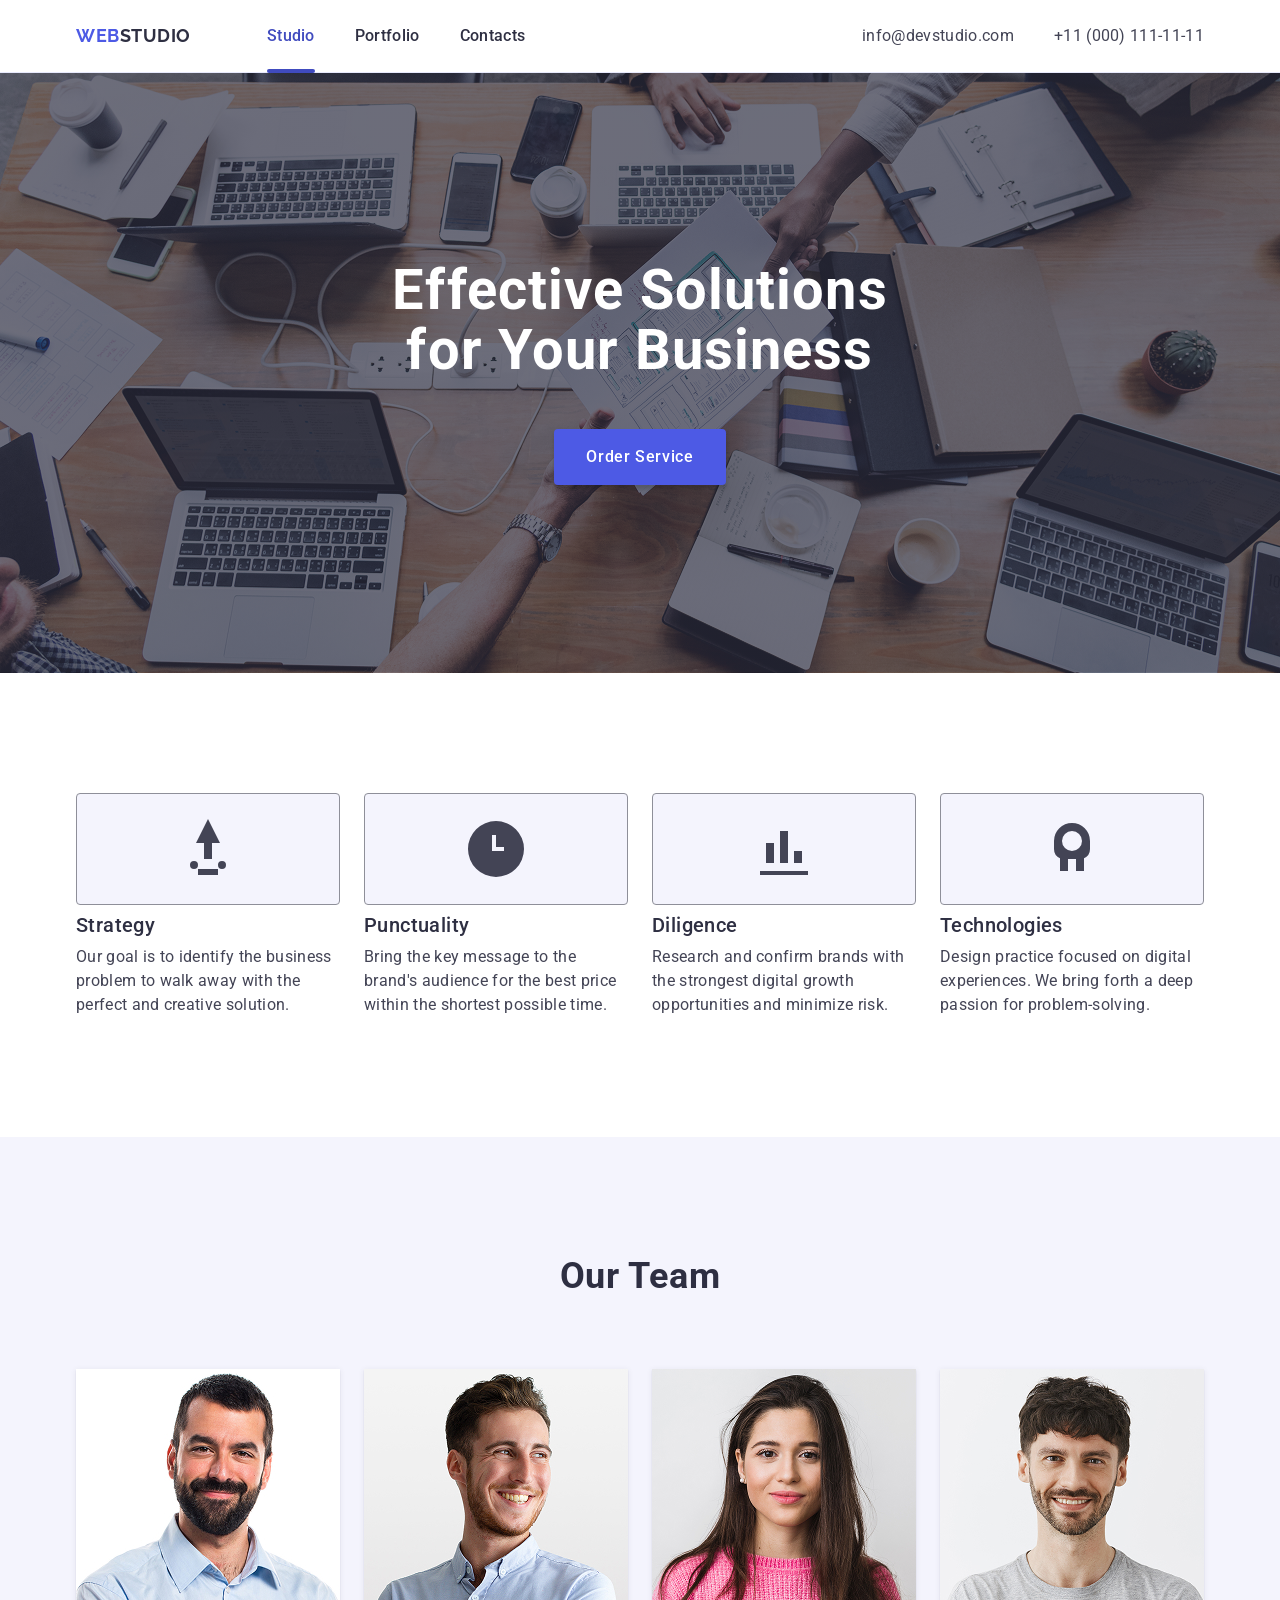
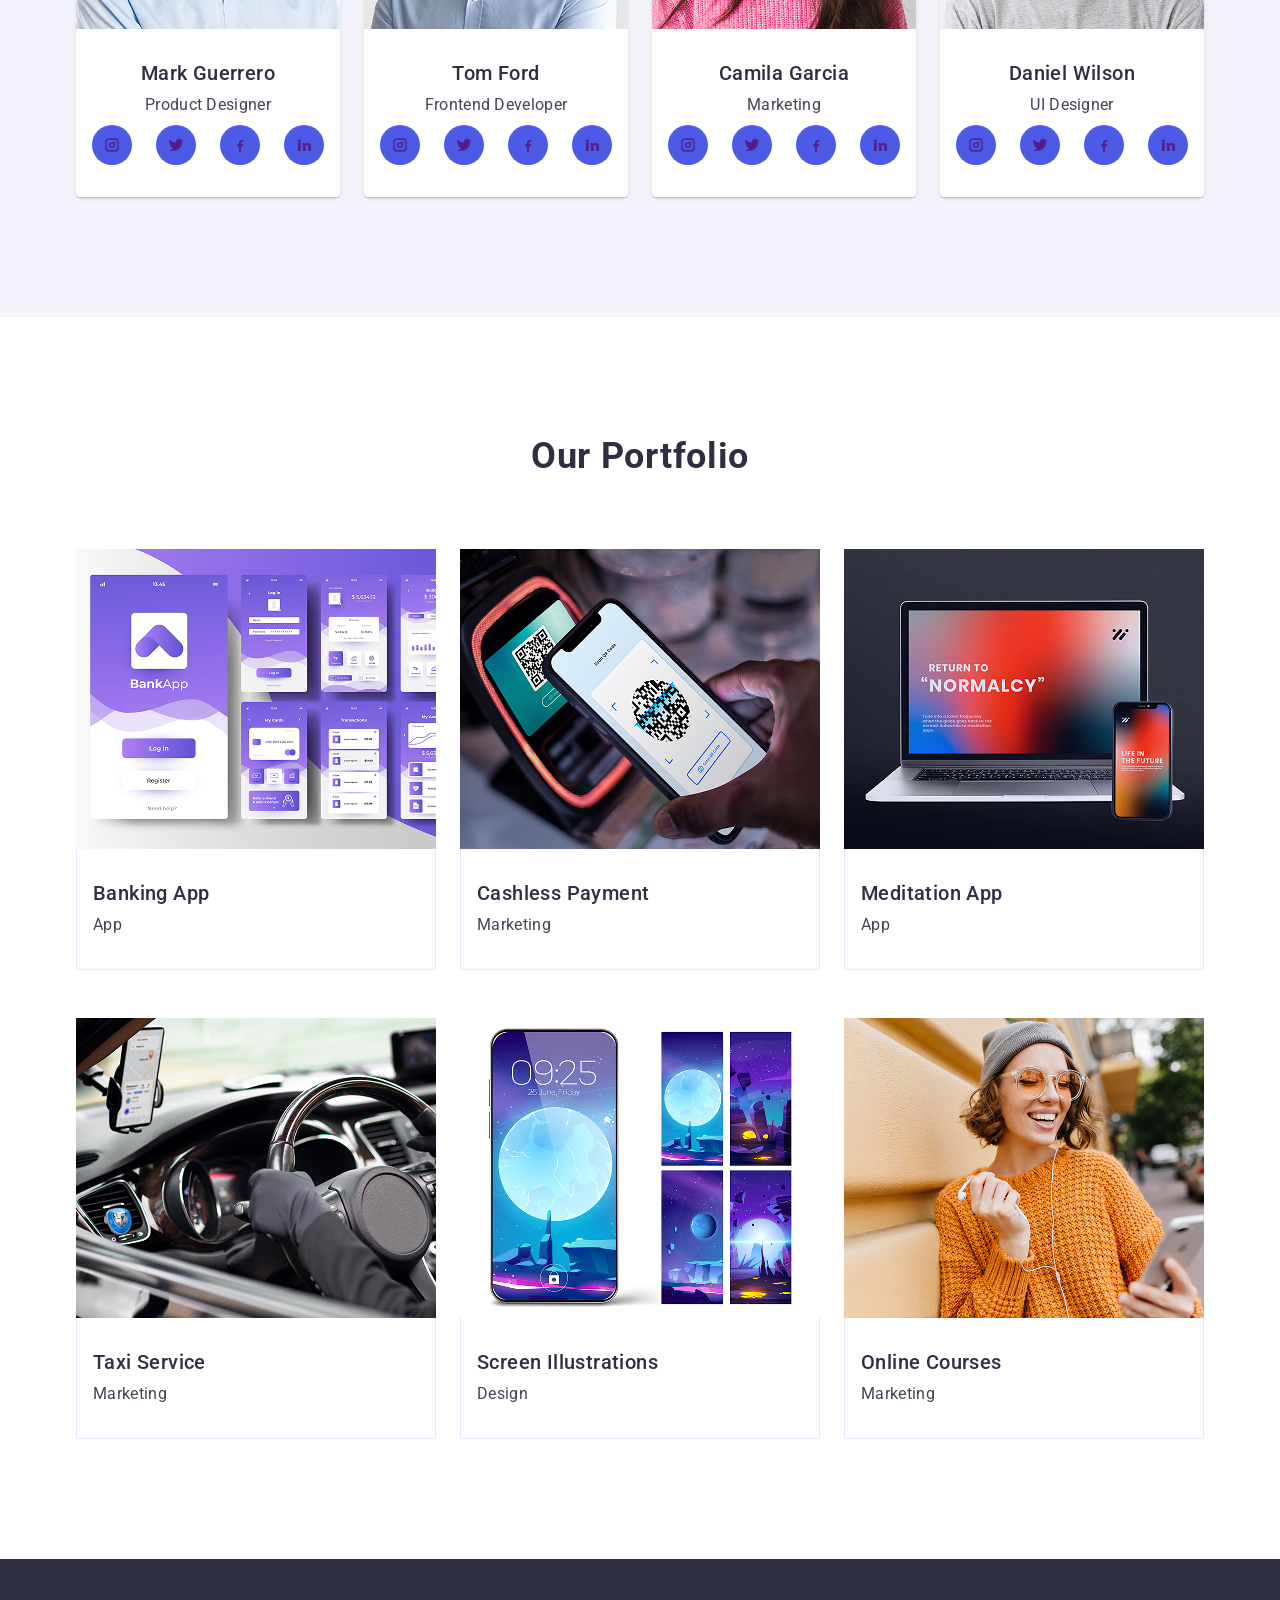
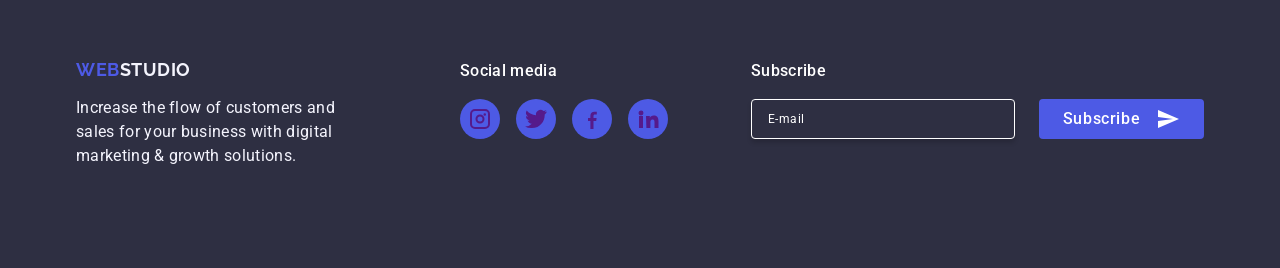
<file: index.html>
<!DOCTYPE html>
<html lang="en">

<head>
    <meta charset="UTF-8" />
    <meta name="viewport" content="width=device-width, initial-scale=1.0" />
    <title>WebStudio</title>

    <link rel="stylesheet"
        href="https://cdnjs.cloudflare.com/ajax/libs/modern-normalize/2.0.0/modern-normalize.min.css" />

    <link rel="preconnect" href="https://fonts.googleapis.com" />
    <link rel="preconnect" href="https://fonts.gstatic.com" crossorigin />
    <link href="https://fonts.googleapis.com/css2?family=Raleway:wght@700&family=Roboto:wght@400;500;700&display=swap"
        rel="stylesheet" />

    <link rel="stylesheet" href="./css/styles.css" />
</head>

<body>
    <!-- Header -->
    <header class="header">
        <div class="container header-container">
        <nav class="header-nav">
            <a href="./index.html" class="logo header-logo">Web<span class="logo-dark">Studio</span></a>
            <ul class="menu">
                <li><a class="menu-link current" href="./index.html">Studio</a></li>
                <li><a class="menu-link" href="">Portfolio</a></li>
                <li><a class="menu-link" href="">Contacts</a></li>
            </ul>
        </nav>

        <address class="contacts">
            <ul class="contacts-list">
                <li><a class="contacts-link" href="mailto:info@devstudio.com">info@devstudio.com</a></li>
                <li><a class="contacts-link" href="tel:+110001111111">+11 (000) 111-11-11</a></li>
            </ul>
        </address>
        <button class="menu-open-btn" type="button">
            <svg class="menu-open-icon" width="24" height="24">
                <use href="./images/icons.svg#icon-menu"></use>
            </svg>
        </button>
        </div>
    </header>

    <main>
        <!-- Hero -->
        <section class="hero">
            <div class="container">           
            <h1 class="hero-title">Effective Solutions for Your Business</h1>
            <button class="hero-button" type="button">Order Service</button>
            </div>
        </section>
        <!-- Features -->
        <section class="features">
            <div class="container">
            <h2 class="section-title visually-hidden">Our Features</h2>
            <ul class="features-list">
                <li class="features-item">
                    <div class="features-icon-box">
                        <svg width="64" height="64">
                            <use href="./images/icons.svg#icon-antenna"></use>
                        </svg>
                    </div>
                    
                    
                    <h3 class="feature-subtitle">Strategy</h3>
                    <p class="feature-text">
                        Our goal is to identify the business problem to walk away with the perfect and creative
                        solution.
                    </p>
                </li>
                <li class="features-item">
                    <div class="features-icon-box">
                        <svg width="64" height="64">
                            <use href="./images/icons.svg#icon-clock"></use>
                        </svg>
                    </div>
                
                    <h3 class="feature-subtitle">Punctuality</h3>
                    <p class="feature-text">
                        Bring the key message to the brand's audience for the best price within the shortest possible time.
                    </p>
                </li>
                <li class="features-item">
                    <div class="features-icon-box">
                        <svg width="64" height="64">
                        <use href="./images/icons.svg#icon-diagram"></use>
                        </svg>
                    </div>

                    <h3 class="feature-subtitle">Diligence</h3>
                    <p class="feature-text">
                        Research and confirm brands with the strongest digital growth opportunities and minimize risk.
                    </p>
                </li>
                <li class="features-item">
                    <div class="features-icon-box">
                        <svg width="64" height="64">
                        <use href="./images/icons.svg#icon-astronaut"></use>
                        </svg>
                    </div>
                    <h3 class="feature-subtitle">Technologies</h3>
                    <p class="feature-text">
                        Design practice focused on digital experiences. We bring forth a deep passion for
                        problem-solving.
                    </p>
                </li>
            </ul>
            </div>
        </section>

        <!-- Team -->
        <section class="team">
            <div class="container">
            <h2 class="section-title">Our Team</h2>
            <ul class="team-list">
                <li class="team-item">
                    <img src="./images/team-1.jpg" srcset="./images/team-1@2x.jpg 2x" alt="Mark Guerrero" width="264" height="260">
                    <div class="team-content">
                    <h3 class="team-member-name">Mark Guerrero</h3>
                    <p class="team-member-text">Product Designer</p>
                    <ul class="team-social-list">
                        <li class="team-social-item">
                            <a class="team-social-link" href="" aria-label="Instagram">
                                <svg class="team-social-icon" width="16" height="16">
                                    <use href="./images/icons.svg#icon-instagram"></use>
                                </svg>
                            </a>
                        </li>
                        <li class="team-social-item">
                            <a class="team-social-link" href="" aria-label="Twitter">
                                <svg class="team-social-icon" width="16" height="16">
                                    <use href="./images/icons.svg#icon-twitter"></use>
                                </svg>
                            </a>
                        </li>
                        <li class="team-social-item">
                            <a class="team-social-link" href="" aria-label="Facebook">
                                <svg class="team-social-icon" width="16" height="16">
                                    <use href="./images/icons.svg#icon-facebook"></use>
                                </svg>
                            </a>
                        </li>
                        <li class="team-social-item">
                            <a class="team-social-link" href="" aria-label="LinkedIn">
                                <svg class="team-social-icon" width="16" height="16">
                                    <use href="./images/icons.svg#icon-linkedin"></use>
                                </svg>
                            </a>
                        </li>
                    </ul>
                    </div>
                </li>
                <li class="team-item">
                    <img src="./images/team-2.jpg" srcset="./images/team-2@2x.jpg 2x" alt="Tom Ford" width="264" height="260">
                    <div class="team-content">
                    <h3 class="team-member-name">Tom Ford</h3>
                    <p class="team-member-text">Frontend Developer</p>
                    <ul class="team-social-list">
                        <li class="team-social-item">
                            <a class="team-social-link" href="" aria-label="Instagram">
                                <svg class="team-social-icon" width="16" height="16">
                                    <use href="./images/icons.svg#icon-instagram"></use>
                                </svg>
                            </a>
                        </li>
                        <li class="team-social-item">
                            <a class="team-social-link" href="" aria-label="Twitter">
                                <svg class="team-social-icon" width="16" height="16">
                                    <use href="./images/icons.svg#icon-twitter"></use>
                                </svg>
                            </a>
                        </li>
                        <li class="team-social-item">
                            <a class="team-social-link" href="" aria-label="Facebook">
                                <svg class="team-social-icon" width="16" height="16">
                                    <use href="./images/icons.svg#icon-facebook"></use>
                                </svg>
                            </a>
                        </li>
                        <li class="team-social-item">
                            <a class="team-social-link" href="" aria-label="LinkedIn">
                                <svg class="team-social-icon" width="16" height="16">
                                    <use href="./images/icons.svg#icon-linkedin"></use>
                                </svg>
                            </a>
                        </li>
                    </ul>
                    </div>
                </li>
                <li class="team-item">
                    <img src="./images/team-3.jpg" srcset="./images/team-3@2x.jpg 2x" alt="Camila Garcia" width="264" height="260">
                    <div class="team-content">
                    <h3 class="team-member-name">Camila Garcia</h3>
                    <p class="team-member-text">Marketing</p>
                    <ul class="team-social-list">
                        <li class="team-social-item">
                            <a class="team-social-link" href="" aria-label="Instagram">
                                <svg class="team-social-icon" width="16" height="16">
                                    <use href="./images/icons.svg#icon-instagram"></use>
                                </svg>
                            </a>
                        </li>
                        <li class="team-social-item">
                            <a class="team-social-link" href="" aria-label="Twitter">
                                <svg class="team-social-icon" width="16" height="16">
                                    <use href="./images/icons.svg#icon-twitter"></use>
                                </svg>
                            </a>
                        </li>
                        <li class="team-social-item">
                            <a class="team-social-link" href="" aria-label="Facebook">
                                <svg class="team-social-icon" width="16" height="16">
                                    <use href="./images/icons.svg#icon-facebook"></use>
                                </svg>
                            </a>
                        </li>
                        <li class="team-social-item">
                            <a class="team-social-link" href="" aria-label="LinkedIn">
                                <svg class="team-social-icon" width="16" height="16">
                                    <use href="./images/icons.svg#icon-linkedin"></use>
                                </svg>
                            </a>
                        </li>
                    </ul>
                    </div>
                </li>
                <li class="team-item">
                    <img src="./images/team-4.jpg" srcset="./images/team-4@2x.jpg 2x" alt="Daniel Wilson" width="264" height="260">
                    <div class="team-content">
                    <h3 class="team-member-name">Daniel Wilson</h3>
                    <p class="team-member-text">UI Designer</p>
                    <ul class="team-social-list">
                        <li class="team-social-item">
                            <a class="team-social-link" href="" aria-label="Instagram">
                                <svg class="team-social-icon" width="16" height="16">
                                    <use href="./images/icons.svg#icon-instagram"></use>
                                </svg>
                            </a>
                        </li>
                        <li class="team-social-item">
                            <a class="team-social-link" href="" aria-label="Twitter">
                                <svg class="team-social-icon" width="16" height="16">
                                    <use href="./images/icons.svg#icon-twitter"></use>
                                </svg>
                            </a>
                        </li>
                        <li class="team-social-item">
                            <a class="team-social-link" href="" aria-label="Facebook">
                                <svg class="team-social-icon" width="16" height="16">
                                    <use href="./images/icons.svg#icon-facebook"></use>
                                </svg>
                            </a>
                        </li>
                        <li class="team-social-item">
                            <a class="team-social-link" href="" aria-label="LinkedIn">
                                <svg class="team-social-icon" width="16" height="16">
                                    <use href="./images/icons.svg#icon-linkedin"></use>
                                </svg>
                            </a>
                        </li>
                    </ul>
                    </div>
                </li>
            </ul>
            </div>
        </section>

        <!-- Portfolio -->
      <section class="portfolio section" id="portfolio">
        <div class="container">
            <h2 class="section-title">Our Portfolio</h2>
    
            <ul class="portfolio-list">
                <li class="portfolio-item">
                    <a class="portfolio-link" href="">
                        <div class="portfolio-cover-wrap">
                            <img class="portfolio-image" src="./images/portfolio-1.jpg" srcset="./images/portfolio-1@2x.jpg 2x" alt="Banking App"
                                width="360" height="300">
                            <p class="portfolio-cover-text">
                                14 Stylish and User-Friendly App Design Concepts · Task Manager App ·
                                Cryptocurrency Trading App · Charts & Statistics
                            </p>
                        </div>
                        <div class="portfolio-content">
                            <h3 class="portfolio-subtitle">Banking App</h3>
                            <p class="portfolio-text">App</p>
                        </div>
                    </a>
                </li>
    
                <li class="portfolio-item">
                    <a class="portfolio-link" href="">
                        <div class="portfolio-cover-wrap">
                            <img class="portfolio-image" src="./images/portfolio-2.jpg" srcset="./images/portfolio-2@2x.jpg 2x"
                                alt="Cashless Payment" width="360" height="300">
                            <p class="portfolio-cover-text">
                                14 Stylish and User-Friendly App Design Concepts · Task Manager App ·
                                Cryptocurrency Trading App · Charts & Statistics
                            </p>
                        </div>
                        <div class="portfolio-content">
                            <h3 class="portfolio-subtitle">Cashless Payment</h3>
                            <p class="portfolio-text">Marketing</p>
                        </div>
                    </a>
                </li>
    
                <li class="portfolio-item">
                    <a class="portfolio-link" href="">
                        <div class="portfolio-cover-wrap">
                            <img class="portfolio-image" src="./images/portfolio-3.jpg" srcset="./images/portfolio-3@2x.jpg 2x" alt="Meditation App"
                                width="360" height="300">
                            <p class="portfolio-cover-text">
                                14 Stylish and User-Friendly App Design Concepts · Task Manager App ·
                                Cryptocurrency Trading App · Charts & Statistics
                            </p>
                        </div>
                        <div class="portfolio-content">
                            <h3 class="portfolio-subtitle">Meditation App</h3>
                            <p class="portfolio-text">App</p>
                        </div>
                    </a>
                </li>
    
                <li class="portfolio-item">
                    <a class="portfolio-link" href="">
                        <div class="portfolio-cover-wrap">
                            <img class="portfolio-image" src="./images/portfolio-4.jpg" srcset="./images/portfolio-4@2x.jpg 2x" alt="Taxi Service"
                                width="360" height="300">
                            <p class="portfolio-cover-text">
                                14 Stylish and User-Friendly App Design Concepts · Task Manager App ·
                                Cryptocurrency Trading App · Charts & Statistics
                            </p>
                        </div>
                        <div class="portfolio-content">
                            <h3 class="portfolio-subtitle">Taxi Service</h3>
                            <p class="portfolio-text">Marketing</p>
                        </div>
                    </a>
                </li>
    
                <li class="portfolio-item">
                    <a class="portfolio-link" href="">
                        <div class="portfolio-cover-wrap">
                            <img class="portfolio-image" src="./images/portfolio-5.jpg" srcset="./images/portfolio-5@2x.jpg 2x"
                                alt="Screen Illustrations" width="360" height="300">
                            <p class="portfolio-cover-text">
                                14 Stylish and User-Friendly App Design Concepts · Task
                                Manager App ·
                                Cryptocurrency Trading App · Charts & Statistics
                            </p>
                        </div>
                        <div class="portfolio-content">
                            <h3 class="portfolio-subtitle">Screen Illustrations</h3>
                            <p class="portfolio-text">Design</p>
                        </div>
                    </a>
                </li>
    
                <li class="portfolio-item">
                    <a class="portfolio-link" href="">
                        <div class="portfolio-cover-wrap">
                            <img class="portfolio-image" src="./images/portfolio-6.jpg" srcset="./images/portfolio-6@2x.jpg 2x" alt="Online Courses"
                                width="360" height="300">
                            <p class="portfolio-cover-text">
                                14 Stylish and User-Friendly App Design Concepts · Task Manager App ·
                                Cryptocurrency Trading App · Charts & Statistics
                            </p>
                        </div>
                        <div class="portfolio-content">
                            <h3 class="portfolio-subtitle">Online Courses</h3>
                            <p class="portfolio-text">Marketing</p>
                        </div>
                    </a>
                </li>
            </ul>
        </div>
    </section>
    </main>

    <!-- Footer -->
<footer class="footer">
    <div class="container footer-container">
        <div class="footer-logo-text">
            <a class="logo footer-logo" href="./index.html">
                Web<span class="logo-footer">Studio</span>
            </a>
            <p class="footer-text">
                Increase the flow of customers and sales for your business with digital
                marketing & growth solutions.
            </p>
        </div>

        <div class="footer-social">
            <p class="footer-social-text">Social media</p>
            <ul class="footer-social-list">
                <li class="footer-social-item">
                    <a class="footer-social-link" href="" aria-label="Instagram">
                        <svg class="footer-social-icon" width="24" height="24">
                            <use href="./images/icons.svg#icon-instagram"></use>
                        </svg>
                    </a>
                </li>
                <li class="footer-social-item">
                    <a class="footer-social-link" href="" aria-label="Twitter">
                        <svg class="footer-social-icon" width="24" height="24">
                            <use href="./images/icons.svg#icon-twitter"></use>
                        </svg>
                    </a>
                </li>
                <li class="footer-social-item">
                    <a class="footer-social-link" href="" aria-label="Facebook">
                        <svg class="footer-social-icon" width="24" height="24">
                            <use href="./images/icons.svg#icon-facebook"></use>
                        </svg>
                    </a>
                </li>
                <li class="footer-social-item">
                    <a class="footer-social-link" href="" aria-label="LinkedIn">
                        <svg class="footer-social-icon" width="24" height="24">
                            <use href="./images/icons.svg#icon-linkedin"></use>
                        </svg>
                    </a>
                </li>
            </ul>
        </div>

        <div class="footer-subscribe">
            <p class="footer-subscribe-title">Subscribe</p>
            <form class="footer-form">
                <label class="footer-form-label" for="footer-email">
                    <input class="footer-input" type="email" name="footer-email" id="footer-email"
                        placeholder="E-mail" />
                </label>
                <button class="footer-subscribe-btn" type="submit">
                    Subscribe
                    <svg class="footer-subscribe-icon" width="24" height="24">
                        <use href="./images/icons.svg#icon-send"></use>
                    </svg>
                </button>
            </form>
        </div>
    </div>
</footer>
<div class="mobile-menu">
    <div class="container mobile-menu-container">
    <button class="mobile-menu-close" type="button">
        <svg class="mobile-menu-close-icon" width="8" height="8">
            <use href="./images/icons.svg#icon-close"></use>
        </svg>
    </button>

    <nav class="mobile-menu-nav">
        <ul class="mobile-menu-list">
            <li><a class="mobile-menu-link current" href="./index.html">Studio</a></li>
            <li><a class="mobile-menu-link" href="">Portfolio</a></li>
            <li><a class="mobile-menu-link" href="">Contacts</a></li>
        </ul>
    </nav>

    <address class="mobile-menu-address">
        <ul class="mobile-menu-address-list">
            <li>
                <a class="mobile-menu-phone" href="tel:+110001111111">
                    +11 (000) 111-11-11
                </a>
            </li>
            <li>
                <a class="mobile-menu-email" href="mailto:info@devstudio.com">
                    info@devstudio.com
                </a>
            </li>
        </ul>
    </address>
    <ul class="mobile-menu-social-list">
        <li class="mobile-menu-social-item">
            <a class="mobile-menu-social-link" href="">
                <svg class="mobile-menu-social-icon" width="24" height="24">
                    <use href="./images/icons.svg#icon-instagram"></use>
                </svg>
            </a>
        </li>
        <li class="mobile-menu-social-item">
            <a class="mobile-menu-social-link" href="">
                <svg class="mobile-menu-social-icon" width="24" height="24">
                    <use href="./images/icons.svg#icon-twitter"></use>
                </svg>
            </a>
        </li>
        <li class="mobile-menu-social-item">
            <a class="mobile-menu-social-link" href="">
                <svg class="mobile-menu-social-icon" width="24" height="24">
                    <use href="./images/icons.svg#icon-facebook"></use>
                </svg>
            </a>
        </li>
        <li class="mobile-menu-social-item">
            <a class="mobile-menu-social-link" href="">
                <svg class="mobile-menu-social-icon" width="24" height="24">
                    <use href="./images/icons.svg#icon-linkedin"></use>
                </svg>
            </a>
        </li>
    </ul>
    </div>
</div>

<div class="backdrop">
    <div class="modal">
        <button type="button" class="modal-close-btn">
            <svg class="modal-close-icon" width="8" height="8">
                <use href="./images/icons.svg#icon-close-black"></use>
            </svg>
        </button>

        <p class="modal-title">Leave your contacts and we will call you back</p>

        <form class="modal-form">
            <div class="modal-form-field">
                <label class="modal-label" for="user-name">Name</label>
                <div class="modal-input-wrapper">
                    <input class="modal-input" type="text" name="user-name" id="user-name" />
                    <svg class="modal-input-icon" width="18" height="24">
                        <use href="./images/icons.svg#icon-person"></use>
                    </svg>
                </div>
            </div>

            <div class="modal-form-field">
                <label class="modal-label" for="user-phone">Phone</label>
                <div class="modal-input-wrapper">
                    <input class="modal-input" type="tel" name="user-phone" id="user-phone" />
                    <svg class="modal-input-icon" width="18" height="24">
                        <use href="./images/icons.svg#icon-phone"></use>
                    </svg>
                </div>
            </div>

            <div class="modal-form-field">
                <label class="modal-label" for="user-email">Email</label>
                <div class="modal-input-wrapper">
                    <input class="modal-input" type="email" name="user-email" id="user-email" />
                    <svg class="modal-input-icon" width="18" height="24">
                        <use href="./images/icons.svg#icon-email"></use>
                    </svg>
                </div>
            </div>

            <div class="modal-form-comment">
                <label class="modal-label" for="user-comment">Comment</label>
                <textarea class="modal-textarea" name="user-comment" id="user-comment"
                    placeholder="Text input"></textarea>
            </div>

            <div class="modal-checkbox-field">
                <input class="modal-checkbox visually-hidden" type="checkbox" name="user-privacy" id="user-privacy"
                    value="true" />
                <label class="modal-checkbox-label" for="user-privacy">
                    <span class="modal-checkbox-custom">
                        <svg class="modal-checkbox-icon" width="10" height="8">
                            <use href="./images/icons.svg#icon-check"></use>
                        </svg>
                    </span>
                    I accept the terms and conditions of the
                    <a class="privacy-link" href="">Privacy Policy</a>
                </label>
            </div>

            <button type="submit" class="modal-send-btn">Send</button>
        </form>
    </div>
</div>
<script src="./js/mobile-menu.js"></script>
</body>

</html>
</file>
<file: css/styles.css>
*,
*::before,
*::after {
    box-sizing: border-box;
}

body {
    font-family: Roboto, sans-serif;
    color: #434455;
    background-color: #ffffff;
    overflow-x: hidden;
}

ul,
ol {
    list-style-type: none;
    margin: 0;
    padding: 0;
}

h1,
h2,
h3,
h4,
h5,
h6,
p {
    margin: 0;
}

a {
    text-decoration: none;
}

img {
    display: block;
    max-width: 100%;
    height: auto;
}

.container {
    max-width: 320px;
    margin: 0 auto;
    padding: 0 16px;
}

.section {
    padding: 96px 0;
}

.visually-hidden {
    position: absolute;
    width: 1px;
    height: 1px;
    margin: -1px;
    border: 0;
    padding: 0;
    white-space: nowrap;
    clip-path: inset(100%);
    clip: rect(0 0 0 0);
    overflow: hidden;
}

/* HEADER */

.header {
    border-bottom: 1px solid #e7e9fc;
    box-shadow: 0px 2px 1px rgba(46, 47, 66, 0.08),
        0px 1px 1px rgba(46, 47, 66, 0.16),
        0px 1px 6px rgba(46, 47, 66, 0.08);
}

.header-container {
    display: flex;
    align-items: center;
    justify-content: space-between;
}

.header-nav {
    display: flex;
    align-items: center;
}

.logo {
    font-family: "Raleway", sans-serif;
    font-weight: 700;
    font-size: 18px;
    line-height: 1.17;
    letter-spacing: 0.03em;
    text-transform: uppercase;
    color: #4d5ae5;
}

.header-logo {
    margin-right: 0;
}

.logo-dark {
    color: #2e2f42;
}

.menu,
.contacts {
    display: none;
}

.menu-link {
    display: block;
    position: relative;
    padding: 24px 0;
    font-weight: 500;
    font-size: 16px;
    line-height: 1.5;
    letter-spacing: 0.02em;
    color: #2e2f42;
    transition: color 250ms cubic-bezier(0.4, 0, 0.2, 1);
}

.menu-link:hover,
.menu-link:focus,
.current {
    color: #404bbf;
}

.menu-link.current::after {
    content: "";
    position: absolute;
    left: 0;
    bottom: -1px;
    width: 100%;
    height: 4px;
    border-radius: 2px;
    background-color: #404bbf;
}

.contacts {
    font-style: normal;
}

.contacts-link {
    display: block;
    color: #434455;
    transition: color 250ms cubic-bezier(0.4, 0, 0.2, 1);
}

.contacts-link:hover,
.contacts-link:focus {
    color: #404bbf;
}

.menu-open-btn {
    display: flex;
    align-items: center;
    justify-content: center;
    padding: 0;
    border: none;
    background-color: transparent;
}

.menu-open-icon {
    fill: #2f2f37;
}

/* HERO */

.hero {
    margin: 0 auto;
    padding: 72px 0;
    background-color: #2e2f42;
    background-image: linear-gradient(rgba(46, 47, 66, 0.7),
            rgba(46, 47, 66, 0.7)),
        url("../images/people-office.jpg");
    background-repeat: no-repeat;
    background-position: center;
    background-size: cover;
}

@media screen and (min-resolution: 2dppx) {
    .hero {
        background-image: linear-gradient(rgba(46, 47, 66, 0.7),
                rgba(46, 47, 66, 0.7)),
            url("../images/people-office@2x.jpg");
    }
}

.hero-title {
    max-width: 216px;
    margin: 0 auto 72px;
    font-weight: 700;
    font-size: 36px;
    line-height: 1.11;
    letter-spacing: 0.02em;
    text-align: center;
    color: #ffffff;
}

.hero-button {
    display: block;
    min-width: 169px;
    height: 56px;
    padding: 16px 32px;
    border: none;
    border-radius: 4px;
    background-color: #4d5ae5;
    color: #ffffff;
    font-family: "Roboto", sans-serif;
    font-size: 16px;
    font-weight: 500;
    line-height: 1.5;
    letter-spacing: 0.04em;
    cursor: pointer;
    margin: 0 auto;
    transition: background-color 250ms cubic-bezier(0.4, 0, 0.2, 1);
    box-shadow: 0px 4px 4px rgba(0, 0, 0, 0.15);
}

.hero-button:hover,
.hero-button:focus {
    background-color: #404bbf;
}

/* FEATURES */

.features {
    padding: 96px 0;
}

.features-list {
    display: flex;
    flex-direction: column;
    gap: 72px;
}

.features-item {
    width: 100%;
}

.features-icon-box {
    display: none;
}

.feature-subtitle {
    margin-bottom: 8px;
    font-weight: 700;
    font-size: 36px;
    line-height: 1.11;
    letter-spacing: 0.02em;
    text-align: center;
    color: #2e2f42;
}

.feature-text {
    font-weight: 500;
    font-size: 16px;
    line-height: 1.5;
    letter-spacing: 0.02em;
}

/* TEAM */

.team {
    background-color: #f4f4fd;
    padding: 96px 0;
}

.section-title {
    margin-bottom: 72px;
    font-weight: 700;
    font-size: 36px;
    line-height: 1.11;
    letter-spacing: 0.02em;
    text-transform: capitalize;
    text-align: center;
    color: #2e2f42;
}

.team-list {
    display: flex;
    flex-direction: column;
    align-items: center;
    gap: 72px;
}

.team-item {
    width: 264px;
    background-color: #ffffff;
    border-radius: 0px 0px 4px 4px;
    box-shadow: 0px 2px 1px rgba(46, 47, 66, 0.08),
        0px 1px 1px rgba(46, 47, 66, 0.16),
        0px 1px 6px rgba(46, 47, 66, 0.08);
}

.team-content {
    padding: 32px 16px;
}

.team-member-name {
    margin-bottom: 8px;
    font-weight: 500;
    font-size: 20px;
    line-height: 1.2;
    letter-spacing: 0.02em;
    text-align: center;
    color: #2e2f42;
}

.team-member-text {
    margin-bottom: 8px;
    font-size: 16px;
    line-height: 1.5;
    letter-spacing: 0.02em;
    text-align: center;
}

.team-social-list {
    display: flex;
    justify-content: center;
    gap: 24px;
}

.team-social-item {
    width: 40px;
    height: 40px;
}

.team-social-link {
    width: 100%;
    height: 100%;
    background-color: #4d5ae5;
    border-radius: 50%;
    display: flex;
    align-items: center;
    justify-content: center;
    transition: background-color 250ms cubic-bezier(0.4, 0, 0.2, 1);
}

.team-social-link:hover,
.team-social-link:focus {
    background-color: #404bbf;
}

.team-social-icon {
    fill: #f4f4fd;
}

/* PORTFOLIO */

.portfolio {
    padding: 96px 0;
}

.portfolio-list {
    display: flex;
    flex-direction: column;
    gap: 48px;
}

.portfolio-item {
    width: 100%;
    box-shadow: 0px 1px 6px rgba(46, 47, 66, 0.08),
        0px 1px 1px rgba(46, 47, 66, 0.16),
        0px 2px 1px rgba(46, 47, 66, 0.08);
}

.portfolio-link {
    display: block;
}

.portfolio-cover-wrap {
    position: relative;
    overflow: hidden;
}

.portfolio-image {
    width: 100%;
}

.portfolio-cover-text {
    position: absolute;
    top: 0;
    left: 0;
    width: 100%;
    height: 100%;
    padding: 40px 32px;
    background-color: #4d5ae5;
    color: #f4f4fd;
    font-size: 16px;
    line-height: 1.5;
    letter-spacing: 0.02em;
    transform: translateY(100%);
    transition: transform 250ms cubic-bezier(0.4, 0, 0.2, 1);
}

.portfolio-item:hover .portfolio-cover-text,
.portfolio-item:focus-within .portfolio-cover-text {
    transform: translateY(0%);
}

.portfolio-content {
    padding: 32px 16px;
    border: 1px solid #e7e9fc;
    border-top: none;
}

.portfolio-subtitle {
    margin-bottom: 8px;
    font-weight: 500;
    font-size: 20px;
    line-height: 1.2;
    letter-spacing: 0.02em;
    color: #2e2f42;
}

.portfolio-text {
    font-size: 16px;
    line-height: 1.5;
    letter-spacing: 0.02em;
    color: #434455;
}

/* FOOTER */

.footer {
    background-color: #2e2f42;
    padding: 96px 0;
}

.footer-container {
    display: flex;
    flex-direction: column;
    align-items: center;
    gap: 72px;
}

.footer-logo-text,
.footer-social,
.footer-subscribe {
    margin: 0;
    text-align: center;
}

.footer-logo {
    display: inline-block;
    margin-bottom: 16px;
}

.logo-footer {
    color: #f4f4fd;
}

.footer-text {
    max-width: 264px;
    color: #f4f4fd;
    line-height: 1.5;
    letter-spacing: 0.02em;
    text-align: left;
}

.footer-social-text,
.footer-subscribe-title {
    margin-bottom: 16px;
    font-weight: 500;
    font-size: 16px;
    line-height: 1.5;
    color: #ffffff;
    letter-spacing: 0.02em;
}

.footer-social-list {
    display: flex;
    justify-content: center;
    gap: 16px;
}

.footer-social-item {
    width: 40px;
    height: 40px;
}

.footer-social-link {
    width: 100%;
    height: 100%;
    background-color: #4d5ae5;
    border-radius: 50%;
    display: flex;
    align-items: center;
    justify-content: center;
    transition: background-color 250ms cubic-bezier(0.4, 0, 0.2, 1);
}

.footer-social-link:hover,
.footer-social-link:focus {
    background-color: #31d0aa;
}

.footer-social-icon {
    fill: #f4f4fd;
}

.footer-form {
    display: flex;
    flex-direction: column;
    align-items: center;
    gap: 16px;
}

.footer-input {
    width: 288px;
    height: 40px;
    border: 1px solid #ffffff;
    border-radius: 4px;
    background-color: transparent;
    padding-left: 16px;
    font-size: 12px;
    line-height: 2;
    letter-spacing: 0.04em;
    color: #ffffff;
    outline: transparent;
    box-shadow: 0px 4px 4px rgba(0, 0, 0, 0.15);
    transition: border-color 250ms cubic-bezier(0.4, 0, 0.2, 1);
}

.footer-input::placeholder {
    color: #ffffff;
}

.footer-input:focus {
    border-color: #31d0aa;
}

.footer-subscribe-btn {
    min-width: 165px;
    height: 40px;
    display: flex;
    justify-content: center;
    align-items: center;
    border: none;
    border-radius: 4px;
    font-family: "Roboto", sans-serif;
    font-size: 16px;
    font-weight: 500;
    line-height: 1.5;
    letter-spacing: 0.04em;
    color: #ffffff;
    background-color: #4d5ae5;
    cursor: pointer;
    transition: background-color 250ms cubic-bezier(0.4, 0, 0.2, 1);
}

.footer-subscribe-btn:hover,
.footer-subscribe-btn:focus {
    background-color: #31d0aa;
}

.footer-subscribe-icon {
    margin-left: 16px;
    fill: #ffffff;
}

/* MOBILE MENU */

.mobile-menu {
    position: fixed;
    top: 0;
    left: 0;
    width: 100%;
    height: 100%;
    background-color: #ffffff;
    z-index: 999;
    opacity: 0;
    visibility: hidden;
    pointer-events: none;
    transition: opacity 250ms ease, visibility 250ms ease;
}

.mobile-menu.is-open {
    opacity: 1;
    visibility: visible;
    pointer-events: auto;
}

.mobile-menu-container {
    position: relative;
    height: 100%;
    padding-top: 72px;
    padding-bottom: 40px;
    display: flex;
    flex-direction: column;
}

.mobile-menu-close {
    position: absolute;
    top: 24px;
    right: 24px;
    width: 24px;
    height: 24px;
    padding: 0;
    border-radius: 50%;
    border: 1px solid rgba(0, 0, 0, 0.1);
    background-color: transparent;
    display: flex;
    align-items: center;
    justify-content: center;
}

.mobile-menu-list {
    display: flex;
    flex-direction: column;
    gap: 40px;
}

.mobile-menu-link {
    font-weight: 700;
    font-size: 36px;
    line-height: 1.11;
    letter-spacing: 0.02em;
    color: #2e2f42;
}

.mobile-menu-link.current {
    color: #404bbf;
}

.mobile-menu-link.current::after {
    display: none;
}

.mobile-menu-address {
    margin-top: auto;
    margin-bottom: 48px;
    font-style: normal;
}

.mobile-menu-address-list {
    display: flex;
    flex-direction: column;
    gap: 24px;
}

.mobile-menu-phone {
    font-weight: 500;
    font-size: 20px;
    line-height: 1.2;
    letter-spacing: 0.02em;
    color: #4d5ae5;
}

.mobile-menu-email {
    font-weight: 500;
    font-size: 20px;
    line-height: 1.2;
    letter-spacing: 0.02em;
    color: #434455;
}

.mobile-menu-social-list {
    display: flex;
    gap: 40px;
}

.mobile-menu-social-item {
    width: 40px;
    height: 40px;
}

.mobile-menu-social-link {
    width: 100%;
    height: 100%;
    background-color: #4d5ae5;
    border-radius: 50%;
    display: flex;
    align-items: center;
    justify-content: center;
}

.mobile-menu-social-icon {
    fill: #f4f4fd;
}

/* MODAL */

.backdrop {
    position: fixed;
    top: 0;
    left: 0;
    width: 100%;
    height: 100%;
    background-color: rgba(46, 47, 66, 0.4);
    opacity: 0;
    visibility: hidden;
    pointer-events: none;
    transition: opacity 250ms cubic-bezier(0.4, 0, 0.2, 1),
        visibility 250ms cubic-bezier(0.4, 0, 0.2, 1);
}

.backdrop.is-open {
    opacity: 1;
    visibility: visible;
    pointer-events: auto;
}

.modal {
    position: absolute;
    top: 50%;
    left: 50%;
    width: calc(100% - 32px);
    max-width: 408px;
    min-height: 584px;
    border-radius: 4px;
    background-color: #fcfcfc;
    transform: translate(-50%, -50%);
    box-shadow: 0px 1px 1px rgba(0, 0, 0, 0.14),
        0px 1px 3px rgba(0, 0, 0, 0.12),
        0px 2px 1px rgba(0, 0, 0, 0.2);
    padding: 72px 16px 24px;
    transition: transform 250ms cubic-bezier(0.4, 0, 0.2, 1);
}

.modal-close-btn {
    position: absolute;
    top: 24px;
    right: 24px;
    display: flex;
    align-items: center;
    justify-content: center;
    width: 24px;
    height: 24px;
    padding: 0;
    border-radius: 50%;
    border: 1px solid rgba(0, 0, 0, 0.1);
    background-color: #e7e9fc;
    cursor: pointer;
    transition: background-color 250ms cubic-bezier(0.4, 0, 0.2, 1),
        border 250ms cubic-bezier(0.4, 0, 0.2, 1);
}

.modal-close-btn:hover,
.modal-close-btn:focus {
    background-color: #404bbf;
    border: none;
}

.modal-close-icon {
    fill: #2e2f42;
    transition: fill 250ms cubic-bezier(0.4, 0, 0.2, 1);
}

.modal-close-btn:hover .modal-close-icon,
.modal-close-btn:focus .modal-close-icon {
    fill: #ffffff;
}

.modal-title {
    margin-bottom: 16px;
    font-weight: 500;
    font-size: 16px;
    line-height: 1.5;
    text-align: center;
    letter-spacing: 0.02em;
    color: #2e2f42;
}

.modal-form-field {
    margin-bottom: 8px;
}

.modal-form-comment {
    margin-bottom: 16px;
}

.modal-label {
    display: block;
    margin-bottom: 4px;
    font-size: 12px;
    line-height: 1.17;
    letter-spacing: 0.04em;
    color: #8e8f99;
}

.modal-input-wrapper {
    position: relative;
}

.modal-input {
    width: 100%;
    height: 40px;
    padding-left: 38px;
    border: 1px solid rgba(46, 47, 66, 0.4);
    border-radius: 4px;
    outline: transparent;
    background-color: transparent;
    transition: border-color 250ms cubic-bezier(0.4, 0, 0.2, 1);
}

.modal-input-icon {
    position: absolute;
    left: 16px;
    top: 50%;
    fill: #2e2f42;
    transform: translateY(-50%);
    transition: fill 250ms cubic-bezier(0.4, 0, 0.2, 1);
}

.modal-input:focus {
    border-color: #4d5ae5;
}

.modal-input:focus+.modal-input-icon {
    fill: #4d5ae5;
}

.modal-textarea {
    width: 100%;
    height: 120px;
    padding: 8px 16px;
    font-size: 12px;
    line-height: 1.17;
    letter-spacing: 0.04em;
    color: rgba(46, 47, 66, 0.4);
    border: 1px solid rgba(46, 47, 66, 0.4);
    border-radius: 4px;
    background-color: transparent;
    outline: transparent;
    resize: none;
    transition: border-color 250ms cubic-bezier(0.4, 0, 0.2, 1);
}

.modal-textarea:focus {
    border-color: #4d5ae5;
}

.modal-textarea::placeholder {
    color: rgba(46, 47, 66, 0.4);
}

.modal-checkbox-field {
    margin-bottom: 24px;
}

.modal-checkbox-label {
    display: flex;
    align-items: center;
    font-size: 12px;
    line-height: 1.17;
    letter-spacing: 0.04em;
    color: #8e8f99;
}

.modal-checkbox-custom {
    display: inline-flex;
    align-items: center;
    justify-content: center;
    flex-shrink: 0;
    width: 16px;
    height: 16px;
    margin-right: 8px;
    border-radius: 2px;
    border: 1px solid rgba(46, 47, 66, 0.4);
    fill: transparent;
    transition: background-color 250ms cubic-bezier(0.4, 0, 0.2, 1),
        border 250ms cubic-bezier(0.4, 0, 0.2, 1),
        fill 250ms cubic-bezier(0.4, 0, 0.2, 1);
}

.modal-checkbox-label:hover .modal-checkbox-custom {
    border-color: #4d5ae5;
}

.modal-checkbox:checked+.modal-checkbox-label .modal-checkbox-custom {
    background-color: #404bbf;
    border: none;
    fill: #f4f4fd;
}

.privacy-link {
    color: #4d5ae5;
    text-decoration: underline;
}

.modal-send-btn {
    display: block;
    min-width: 169px;
    height: 56px;
    margin: 0 auto;
    border: none;
    border-radius: 4px;
    font-family: "Roboto", sans-serif;
    font-size: 16px;
    font-weight: 500;
    line-height: 1.5;
    letter-spacing: 0.04em;
    color: #ffffff;
    background-color: #4d5ae5;
    cursor: pointer;
    box-shadow: 0px 4px 4px rgba(0, 0, 0, 0.15);
    transition: background-color 250ms cubic-bezier(0.4, 0, 0.2, 1);
}

.modal-send-btn:hover,
.modal-send-btn:focus {
    background-color: #404bbf;
}

/* TABLET */

@media screen and (min-width: 768px) {
    .header-container {
        display: flex;
        align-items: center;
    }

    .header-nav {
        display: flex;
        align-items: center;
    }

    .header-logo {
        margin-right: 120px;
    }

    .container {
        max-width: 768px;
    }

    .menu-open-btn {
        display: none;
    }

    .menu {
        display: flex;
        gap: 40px;
    }

    .contacts {
        display: block;
        margin-left: auto;
        font-style: normal;
    }

    .contacts-list {
        display: flex;
        flex-direction: column;
        gap: 12px;
    }

    .contacts-link {
        padding: 0;
        font-size: 12px;
        line-height: 1.17;
        letter-spacing: 0.04em;
    }

    .hero {
        padding: 112px 0;
    }

    .hero-title {
        max-width: 496px;
        margin-bottom: 36px;
        font-size: 56px;
        line-height: 1.07;
    }

    .features-list {
        flex-direction: row;
        flex-wrap: wrap;
        gap: 72px 24px;
    }

    .features-item {
        width: calc((100% - 24px) / 2);
    }

    .feature-subtitle {
        text-align: left;
    }

    .team-list {
        flex-direction: row;
        flex-wrap: wrap;
        justify-content: center;
        gap: 64px 24px;
    }

    .portfolio-list {
        flex-direction: row;
        flex-wrap: wrap;
        gap: 72px 24px;
    }

    .portfolio-item {
        width: calc((100% - 24px) / 2);
    }

    .footer-container {
        max-width: 584px;
        flex-direction: row;
        flex-wrap: wrap;
        align-items: baseline;
        justify-content: flex-start;
        gap: 72px 24px;
    }

    .footer-logo-text,
    .footer-social,
    .footer-subscribe {
        text-align: left;
    }

    .footer-social-list {
        justify-content: flex-start;
    }

    .footer-form {
        flex-direction: row;
        gap: 24px;
    }

    .footer-input {
        width: 264px;
    }

    .modal {
        width: 408px;
        padding: 72px 24px 24px;
    }

    .mobile-menu {
        display: none;
    }
}

/* DESKTOP */

@media screen and (min-width: 1158px) {
    .container {
        max-width: 1158px;
        padding: 0 15px;
    }

    .section {
        padding: 120px 0;
    }

    .header-logo {
        margin-right: 76px;
    }

    .contacts-list {
        flex-direction: row;
        gap: 40px;
    }

    .contacts-link {
        padding: 24px 0;
        font-size: 16px;
        line-height: 1.5;
        letter-spacing: 0.02em;
    }

    .hero {
        max-width: 1440px;
        padding: 188px 0;
    }

    .hero-title {
        margin-bottom: 48px;
    }

    .features {
        padding: 120px 0;
    }

    .features-list {
        flex-wrap: nowrap;
        gap: 24px;
    }

    .features-item {
        width: calc((100% - 72px) / 4);
    }

    .features-icon-box {
        display: flex;
        align-items: center;
        justify-content: center;
        height: 112px;
        margin-bottom: 8px;
        border: 1px solid #8e8f99;
        border-radius: 4px;
        background-color: #f4f4fd;
    }

    .feature-subtitle {
        font-weight: 500;
        font-size: 20px;
        line-height: 1.2;
    }

    .feature-text {
        font-weight: 400;
    }

    .team {
        padding: 120px 0;
    }

    .team-list {
        flex-wrap: nowrap;
        gap: 24px;
    }

    .portfolio {
        padding: 120px 0;
    }

    .portfolio-list {
        gap: 48px 24px;
    }

    .portfolio-item {
        width: calc((100% - 48px) / 3);
        box-shadow: none;
        transition: box-shadow 250ms cubic-bezier(0.4, 0, 0.2, 1);
    }

    .portfolio-item:hover,
    .portfolio-item:focus-within {
        box-shadow: 0px 1px 6px rgba(46, 47, 66, 0.08),
            0px 1px 1px rgba(46, 47, 66, 0.16),
            0px 2px 1px rgba(46, 47, 66, 0.08);
    }

    .footer {
        padding: 100px 0;
    }

    .footer-container {
        max-width: 1158px;
        flex-wrap: nowrap;
        gap: 0;
    }

    .footer-logo-text {
        margin-right: 120px;
    }

    .footer-social {
        margin-right: 80px;
    }

    .footer-subscribe {
        margin-left: auto;
    }
}
</file>
